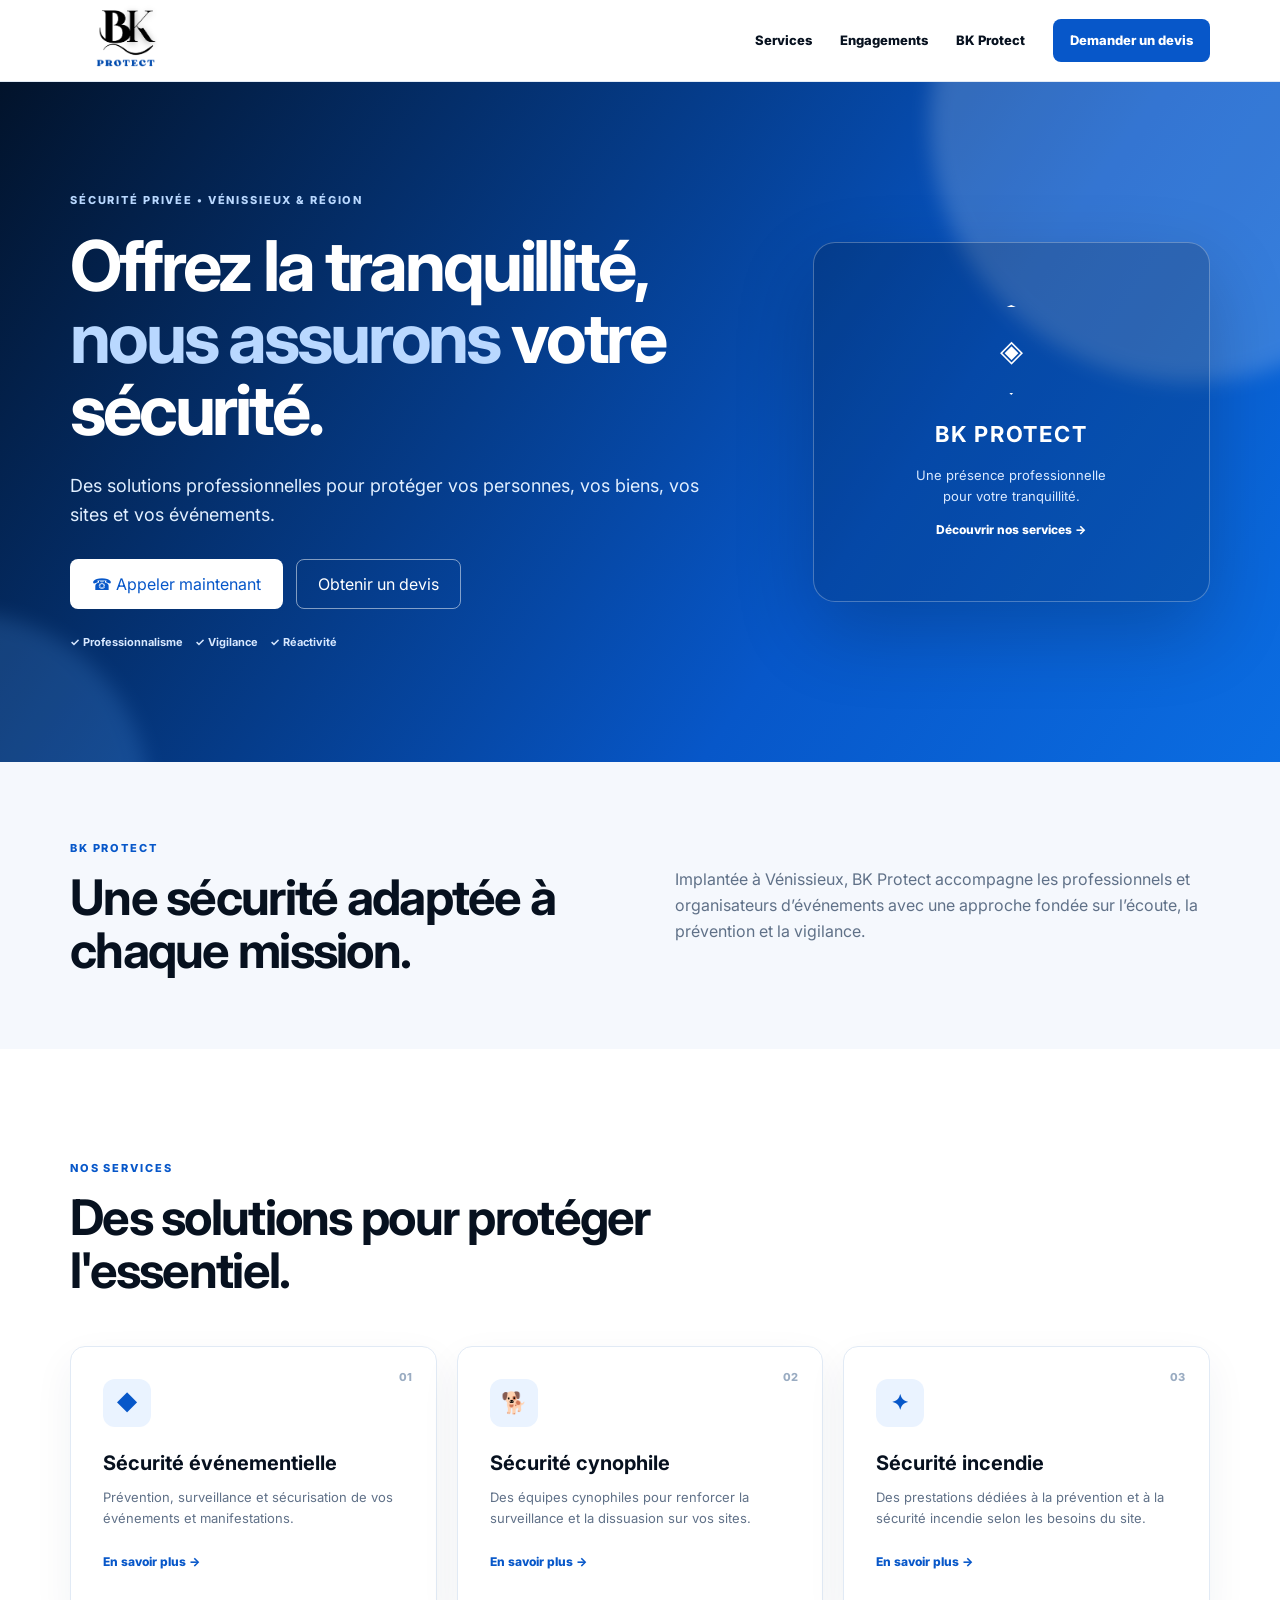
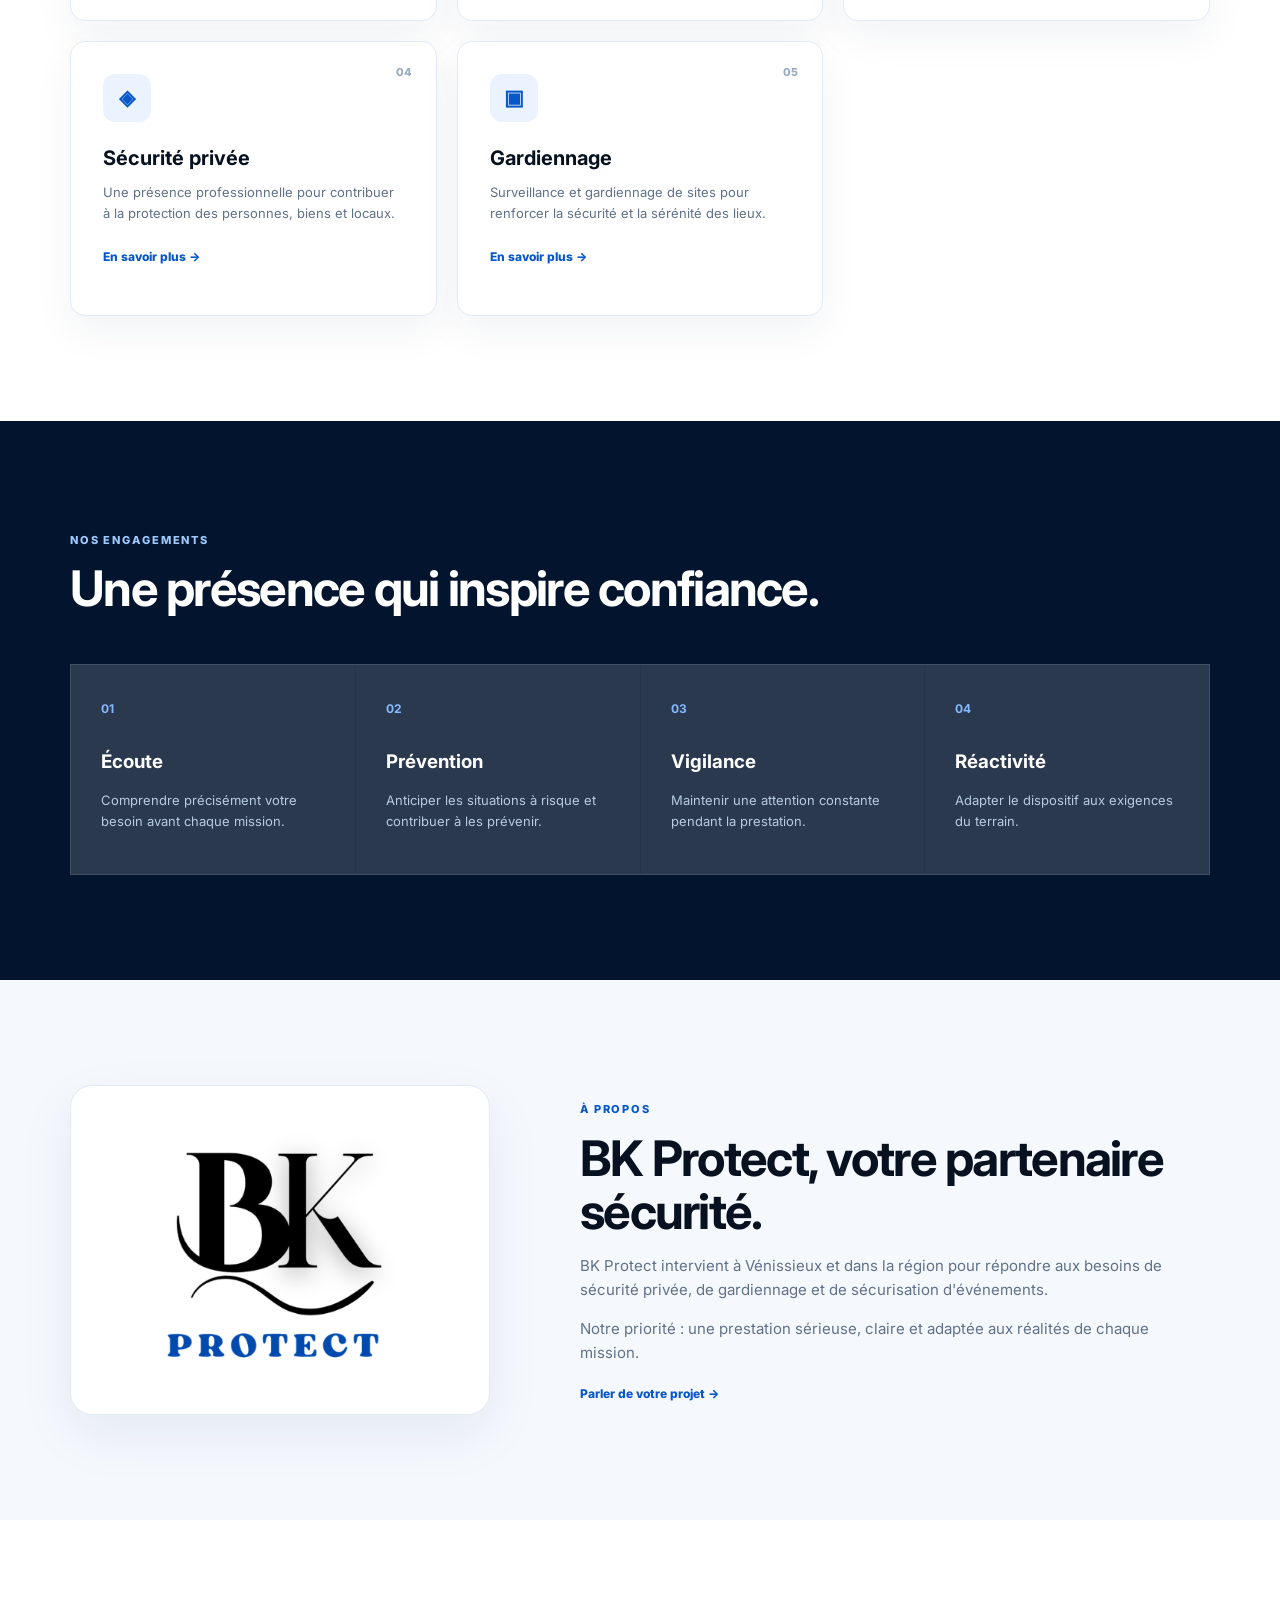
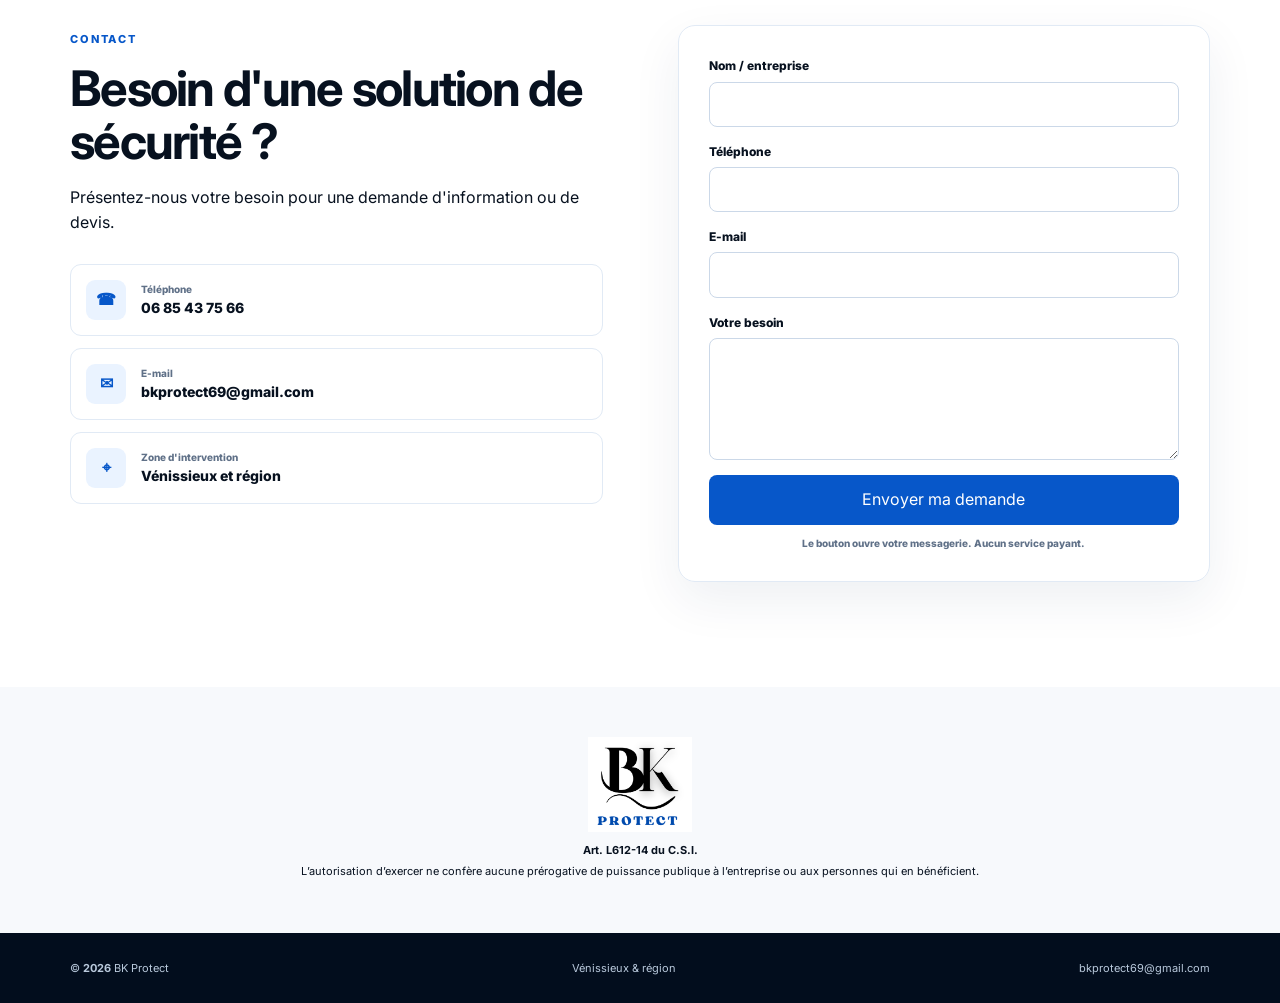
<file: index.html>
<!doctype html><html lang="fr"><head>
<meta charset="utf-8"><meta name="viewport" content="width=device-width,initial-scale=1">
<meta name="description" content="BK Protect — sécurité privée, gardiennage, sécurité événementielle, cynophile et incendie à Vénissieux et région.">
<meta name="theme-color" content="#0757c9"><title>BK Protect | Sécurité privée</title>
<link rel="icon" href="assets/bk-protect-logo.png"><link rel="stylesheet" href="style.css"></head><body>
<header><div class="wrap nav"><a class="logo" href="#home"><img src="assets/bk-protect-logo.png" alt="BK Protect"></a><button class="menu">☰</button>
<nav><a href="#services">Services</a><a href="#engagements">Engagements</a><a href="#about">BK Protect</a><a class="navbtn" href="#contact">Demander un devis</a></nav></div></header>
<section id="home" class="hero"><div class="orb one"></div><div class="orb two"></div><div class="wrap hero-grid"><div>
<div class="tag">SÉCURITÉ PRIVÉE • VÉNISSIEUX & RÉGION</div><h1>Offrez la tranquillité,<br><span>nous assurons</span> votre sécurité.</h1>
<p class="lead">Des solutions professionnelles pour protéger vos personnes, vos biens, vos sites et vos événements.</p>
<div class="buttons"><a class="btn white" href="tel:+33685437566">☎ Appeler maintenant</a><a class="btn line" href="#contact">Obtenir un devis</a></div>
<div class="trust">✓ Professionnalisme&nbsp;&nbsp;&nbsp; ✓ Vigilance&nbsp;&nbsp;&nbsp; ✓ Réactivité</div></div>
<div class="hero-card"><div class="shield">◈</div><b>BK PROTECT</b><p>Une présence professionnelle<br>pour votre tranquillité.</p><a href="#services">Découvrir nos services →</a></div></div></section>
<section class="intro"><div class="wrap intro-grid"><div><small>BK PROTECT</small><h2>Une sécurité adaptée à chaque mission.</h2></div><p>Implantée à Vénissieux, BK Protect accompagne les professionnels et organisateurs d’événements avec une approche fondée sur l’écoute, la prévention et la vigilance.</p></div></section>
<section id="services" class="section"><div class="wrap"><div class="heading"><small>NOS SERVICES</small><h2>Des solutions pour protéger l'essentiel.</h2></div><div class="cards">
<article><i>01</i><strong>◆</strong><h3>Sécurité événementielle</h3><p>Prévention, surveillance et sécurisation de vos événements et manifestations.</p><a href="#contact">En savoir plus →</a></article>
<article><i>02</i><strong>🐕</strong><h3>Sécurité cynophile</h3><p>Des équipes cynophiles pour renforcer la surveillance et la dissuasion sur vos sites.</p><a href="#contact">En savoir plus →</a></article>
<article><i>03</i><strong>✦</strong><h3>Sécurité incendie</h3><p>Des prestations dédiées à la prévention et à la sécurité incendie selon les besoins du site.</p><a href="#contact">En savoir plus →</a></article>
<article><i>04</i><strong>◈</strong><h3>Sécurité privée</h3><p>Une présence professionnelle pour contribuer à la protection des personnes, biens et locaux.</p><a href="#contact">En savoir plus →</a></article>
<article><i>05</i><strong>▣</strong><h3>Gardiennage</h3><p>Surveillance et gardiennage de sites pour renforcer la sécurité et la sérénité des lieux.</p><a href="#contact">En savoir plus →</a></article>
</div></div></section>
<section id="engagements" class="dark"><div class="wrap"><div class="heading light"><small>NOS ENGAGEMENTS</small><h2>Une présence qui inspire confiance.</h2></div><div class="engage">
<div><b>01</b><h3>Écoute</h3><p>Comprendre précisément votre besoin avant chaque mission.</p></div><div><b>02</b><h3>Prévention</h3><p>Anticiper les situations à risque et contribuer à les prévenir.</p></div><div><b>03</b><h3>Vigilance</h3><p>Maintenir une attention constante pendant la prestation.</p></div><div><b>04</b><h3>Réactivité</h3><p>Adapter le dispositif aux exigences du terrain.</p></div></div></div></section>
<section id="about" class="section soft"><div class="wrap about"><div class="about-logo"><img src="assets/bk-protect-logo.png" alt="Logo BK Protect"></div><div><small>À PROPOS</small><h2>BK Protect, votre partenaire sécurité.</h2><p>BK Protect intervient à Vénissieux et dans la région pour répondre aux besoins de sécurité privée, de gardiennage et de sécurisation d'événements.</p><p>Notre priorité : une prestation sérieuse, claire et adaptée aux réalités de chaque mission.</p><a class="link" href="#contact">Parler de votre projet →</a></div></div></section>
<section id="contact" class="contact"><div class="wrap contact-grid"><div><small>CONTACT</small><h2>Besoin d'une solution de sécurité ?</h2><p>Présentez-nous votre besoin pour une demande d'information ou de devis.</p><div class="infos">
<a href="tel:+33685437566"><b>☎</b><span><em>Téléphone</em>06 85 43 75 66</span></a><a href="mailto:bkprotect69@gmail.com"><b>✉</b><span><em>E-mail</em>bkprotect69@gmail.com</span></a><div><b>⌖</b><span><em>Zone d'intervention</em>Vénissieux et région</span></div></div></div>
<form action="mailto:bkprotect69@gmail.com" method="post" enctype="text/plain"><label>Nom / entreprise<input name="Nom" required></label><label>Téléphone<input name="Téléphone" type="tel"></label><label>E-mail<input name="Email" type="email" required></label><label>Votre besoin<textarea name="Message" rows="5" required></textarea></label><button class="btn blue" type="submit">Envoyer ma demande</button><small>Le bouton ouvre votre messagerie. Aucun service payant.</small></form></div></section>
<section class="legal"><div class="wrap"><img src="assets/bk-protect-logo.png" alt="BK Protect"><p><b>Art. L612-14 du C.S.I.</b></p><p>L’autorisation d’exercer ne confère aucune prérogative de puissance publique à l’entreprise ou aux personnes qui en bénéficient.</p></div></section>
<footer><div class="wrap"><span>© <b id="year"></b> BK Protect</span><span>Vénissieux & région</span><a href="mailto:bkprotect69@gmail.com">bkprotect69@gmail.com</a></div></footer>
<a class="float" href="tel:+33685437566" aria-label="Appeler">☎</a><script>const m=document.querySelector('.menu'),n=document.querySelector('nav');m.onclick=()=>n.classList.toggle('open');document.querySelectorAll('nav a').forEach(a=>a.onclick=()=>n.classList.remove('open'));document.getElementById('year').textContent=new Date().getFullYear();</script>
</body></html>
</file>
<file: style.css>
@import url('https://fonts.googleapis.com/css2?family=Inter:wght@400;500;600;700;800&display=swap');
:root{--b:#0757c9;--d:#03152e;--ink:#07111f;--muted:#607188;--line:#e1eaf5;--soft:#f5f8fd}*{box-sizing:border-box}html{scroll-behavior:smooth}body{margin:0;font-family:Inter,Arial,sans-serif;color:var(--ink);line-height:1.6}a{text-decoration:none;color:inherit}.wrap{width:min(1140px,92%);margin:auto}
header{height:82px;position:sticky;top:0;z-index:20;background:#fffffff7;backdrop-filter:blur(12px);border-bottom:1px solid var(--line)}.nav{height:100%;display:flex;align-items:center;justify-content:space-between}.logo img{width:115px;height:68px;object-fit:contain}.nav nav{display:flex;gap:28px;align-items:center;font-size:13px;font-weight:800}.nav nav a:hover{color:var(--b)}.navbtn{background:var(--b);color:#fff!important;padding:11px 17px;border-radius:8px}.menu{display:none;background:none;border:0;color:var(--b);font-size:27px}
.hero{position:relative;overflow:hidden;min-height:680px;display:flex;align-items:center;color:#fff;background:linear-gradient(125deg,#02132b,#0757c9 67%,#0b6de2)}.orb{position:absolute;border-radius:50%;filter:blur(10px);opacity:.18}.one{width:520px;height:520px;right:-170px;top:-220px;background:#fff}.two{width:380px;height:380px;left:-230px;bottom:-230px;background:#62adff}.hero-grid{position:relative;display:grid;grid-template-columns:1.25fr .75fr;gap:80px;align-items:center;padding:100px 0}.tag,small{font-size:11px;font-weight:800;letter-spacing:.17em}.tag{color:#b9d8ff}.hero h1{font-size:clamp(43px,6vw,70px);line-height:1.03;letter-spacing:-.045em;margin:20px 0 0}.hero h1 span{color:#b9d8ff}.lead{max-width:680px;color:#e1efff;font-size:18px;margin:26px 0 30px}.buttons{display:flex;gap:13px;flex-wrap:wrap}.btn{min-height:50px;padding:0 21px;border-radius:8px;border:1px solid transparent;display:inline-flex;align-items:center;justify-content:center;font-weight:800;font:inherit;cursor:pointer}.white{background:#fff;color:var(--b)}.line{border-color:#ffffff80;color:#fff}.blue{background:var(--b);color:#fff}.trust{font-size:11px;font-weight:700;color:#d7e8ff;margin-top:25px}.hero-card{min-height:360px;border:1px solid #ffffff45;background:#0000002b;border-radius:22px;padding:45px;display:flex;flex-direction:column;align-items:center;justify-content:center;text-align:center;box-shadow:0 30px 80px #0003}.shield{width:78px;height:90px;display:grid;place-items:center;border:2px solid white;clip-path:polygon(50% 0,92% 16%,86% 67%,50% 100%,14% 67%,8% 16%);font-size:30px}.hero-card>b{font-size:22px;letter-spacing:.08em;margin-top:22px}.hero-card p{color:#d9e9ff;font-size:13px}.hero-card a{color:#fff;font-size:12px;font-weight:800}
.intro{padding:72px 0;background:var(--soft)}.intro-grid{display:grid;grid-template-columns:1fr 1fr;gap:70px;align-items:center}.intro small,.heading small,.about small,.contact small{color:var(--b)}.intro h2,.heading h2,.about h2,.contact h2{font-size:clamp(32px,4vw,49px);line-height:1.08;letter-spacing:-.035em;margin:12px 0 0}.intro p{color:var(--muted);margin:0}.section{padding:105px 0}.heading{max-width:780px;margin-bottom:48px}.cards{display:grid;grid-template-columns:repeat(3,1fr);gap:20px}.cards article{position:relative;min-height:275px;padding:32px;border:1px solid var(--line);border-radius:15px;background:#fff;box-shadow:0 15px 40px #092d5a0f;transition:.2s}.cards article:hover{transform:translateY(-4px);border-color:#b7cff0;box-shadow:0 22px 55px #092d5a1c}.cards i{position:absolute;right:24px;top:22px;font-style:normal;font-size:11px;color:#9aacc2;font-weight:800}.cards strong{width:48px;height:48px;border-radius:12px;background:#eaf3ff;color:var(--b);display:grid;place-items:center;font-size:21px}.cards h3{font-size:20px;margin:20px 0 8px}.cards p{font-size:13px;color:var(--muted);margin:0 0 20px}.cards a,.link{font-size:12px;font-weight:800;color:var(--b)}
.dark{padding:105px 0;background:var(--d);color:#fff}.light small{color:#9fcaff}.light h2{color:#fff}.engage{display:grid;grid-template-columns:repeat(4,1fr);gap:1px;background:#ffffff22;border:1px solid #ffffff22;margin-top:48px}.engage div{padding:30px;min-height:205px;background:#ffffff06}.engage b{font-size:12px;color:#86b9ff}.engage h3{margin:26px 0 7px}.engage p{color:#b9cbe0;font-size:13px}.soft{background:var(--soft)}.about{display:grid;grid-template-columns:.8fr 1.2fr;gap:90px;align-items:center}.about-logo{min-height:330px;background:#fff;border:1px solid var(--line);border-radius:22px;display:grid;place-items:center;box-shadow:0 20px 55px #092d5a12}.about-logo img{width:280px;height:250px;object-fit:contain}.about p,.contact>div>p{color:var(--muted);font-size:15px}
.contact{padding:105px 0}.contact-grid{display:grid;grid-template-columns:1fr 1fr;gap:75px}.infos{display:grid;gap:12px;margin-top:28px}.infos>*{display:flex;align-items:center;gap:15px;border:1px solid var(--line);border-radius:11px;padding:15px}.infos b{width:40px;height:40px;border-radius:9px;background:#eaf3ff;color:var(--b);display:grid;place-items:center}.infos em{display:block;font-style:normal;font-size:10px;color:var(--muted)}.infos span{font-weight:800;font-size:14px}.contact form{padding:30px;border:1px solid var(--line);border-radius:17px;box-shadow:0 18px 50px #092d5a12}.contact label{display:block;font-size:12px;font-weight:800;margin-bottom:15px}.contact input,.contact textarea{width:100%;display:block;margin-top:6px;padding:12px 13px;border:1px solid #cbd8e8;border-radius:8px;font:inherit;outline:none}.contact input:focus,.contact textarea:focus{border-color:var(--b);box-shadow:0 0 0 3px #0757c91a}.contact form .btn{width:100%}.contact form>small{display:block;text-align:center;color:var(--muted);font-size:10px;letter-spacing:0;margin-top:10px}
.legal{padding:50px 0;text-align:center;background:#f7f9fc}.legal img{width:145px;height:95px;object-fit:contain}.legal p{font-size:11px;max-width:900px;margin:3px auto}footer{background:#020d1d;color:#b9c9dc}footer .wrap{min-height:70px;display:flex;justify-content:space-between;align-items:center;font-size:11px;gap:20px}.float{display:none}
@media(max-width:820px){header{height:72px}.logo img{width:100px;height:60px}.menu{display:block}.nav nav{display:none;position:absolute;left:0;right:0;top:72px;background:#fff;padding:20px 4%;flex-direction:column;align-items:stretch;border-bottom:1px solid var(--line)}.nav nav.open{display:flex}.navbtn{text-align:center}.hero{min-height:auto}.hero-grid,.intro-grid,.about,.contact-grid{grid-template-columns:1fr;gap:42px}.hero-grid{padding:75px 0}.hero-card{min-height:270px}.cards{grid-template-columns:1fr}.engage{grid-template-columns:1fr 1fr}.section,.dark,.contact{padding:75px 0}.float{display:grid;position:fixed;right:18px;bottom:18px;width:55px;height:55px;border-radius:50%;background:var(--b);color:#fff;place-items:center;z-index:40;box-shadow:0 10px 30px #0004;font-size:22px}footer .wrap{padding:18px 0;flex-direction:column;justify-content:center}}@media(max-width:520px){.hero h1{font-size:42px}.engage{grid-template-columns:1fr}.about-logo{min-height:260px}.about-logo img{height:200px}}
</file>
